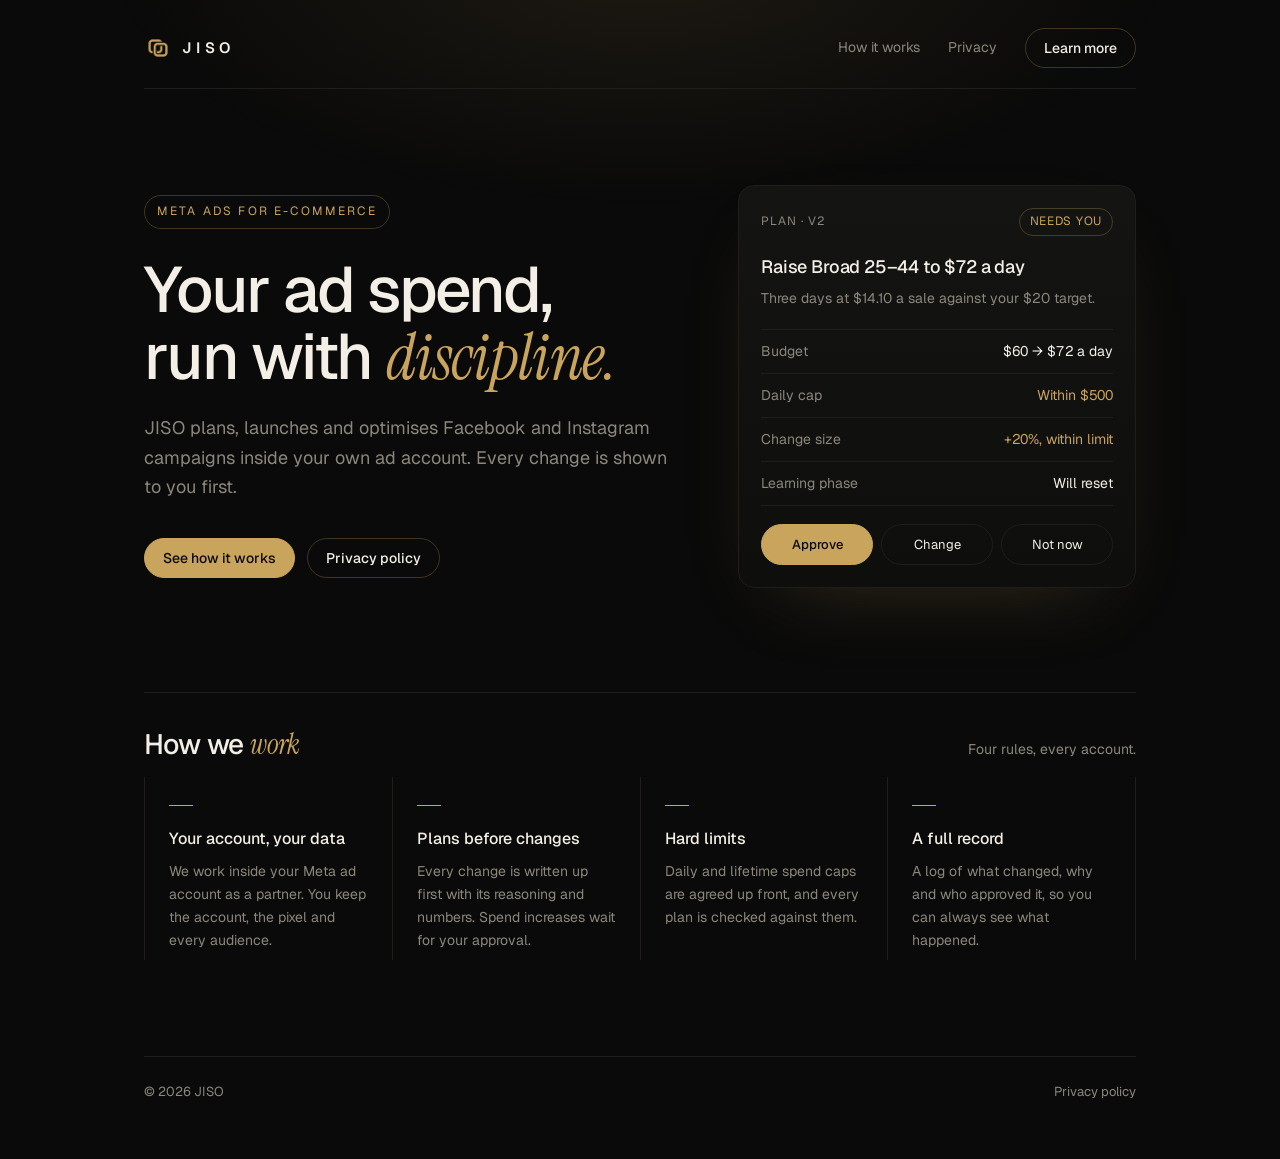
<file: index.html>
<!doctype html>
<html lang="en">
<head>
<meta charset="utf-8">
<meta name="viewport" content="width=device-width, initial-scale=1, viewport-fit=cover">
<title>JISO</title>
<meta name="description" content="JISO manages Meta ad campaigns for e-commerce brands.">
<meta name="theme-color" content="#0A0A0A">
<link rel="icon" href="logo.png?v=3">
<link rel="preconnect" href="https://fonts.googleapis.com">
<link rel="preconnect" href="https://fonts.gstatic.com" crossorigin>
<link rel="stylesheet" href="https://fonts.googleapis.com/css2?family=Geist:wght@400;500;600&family=Instrument+Serif:ital@1&display=swap">
<link rel="stylesheet" href="style.css?v=3">
</head>
<body>
<div class="wrap">
  <nav>
    <a class="brand" href="./"><img src="logo.png?v=3" alt="">JISO</a>
    <div class="links">
      <a class="hide-sm" href="#how">How it works</a>
      <a class="hide-sm" href="privacy.html">Privacy</a>
      <a class="btn" href="#how">Learn more</a>
    </div>
  </nav>

  <section class="hero">
    <div>
      <span class="eyebrow">Meta ads for e-commerce</span>
      <h1>Your ad spend, run with <em>discipline.</em></h1>
      <p class="lede">JISO plans, launches and optimises Facebook and Instagram campaigns inside your own ad account. Every change is shown to you first.</p>
      <div class="cta">
        <a class="btn gold" href="#how">See how it works</a>
        <a class="btn" href="privacy.html">Privacy policy</a>
      </div>
    </div>

    <div class="plan" aria-label="Example of a plan a client approves">
      <div class="top"><span>Plan · v2</span><span class="pill">Needs you</span></div>
      <h3>Raise Broad 25–44 to $72 a day</h3>
      <p>Three days at $14.10 a sale against your $20 target.</p>
      <div class="rows">
        <div><span>Budget</span><span>$60 → $72 a day</span></div>
        <div><span>Daily cap</span><span class="ok">Within $500</span></div>
        <div><span>Change size</span><span class="ok">+20%, within limit</span></div>
        <div><span>Learning phase</span><span>Will reset</span></div>
      </div>
      <div class="actions"><span>Approve</span><span>Change</span><span>Not now</span></div>
    </div>
  </section>

  <section id="how">
    <div class="section-head">
      <h2>How we <em>work</em></h2>
      <p>Four rules, every account.</p>
    </div>
    <div class="features">
      <div class="feature"><h3>Your account, your data</h3><p>We work inside your Meta ad account as a partner. You keep the account, the pixel and every audience.</p></div>
      <div class="feature"><h3>Plans before changes</h3><p>Every change is written up first with its reasoning and numbers. Spend increases wait for your approval.</p></div>
      <div class="feature"><h3>Hard limits</h3><p>Daily and lifetime spend caps are agreed up front, and every plan is checked against them.</p></div>
      <div class="feature"><h3>A full record</h3><p>A log of what changed, why and who approved it, so you can always see what happened.</p></div>
    </div>
  </section>

  <footer>
    <span>© 2026 JISO</span>
    <a href="privacy.html">Privacy policy</a>
  </footer>
</div>
</body>
</html>
</file>
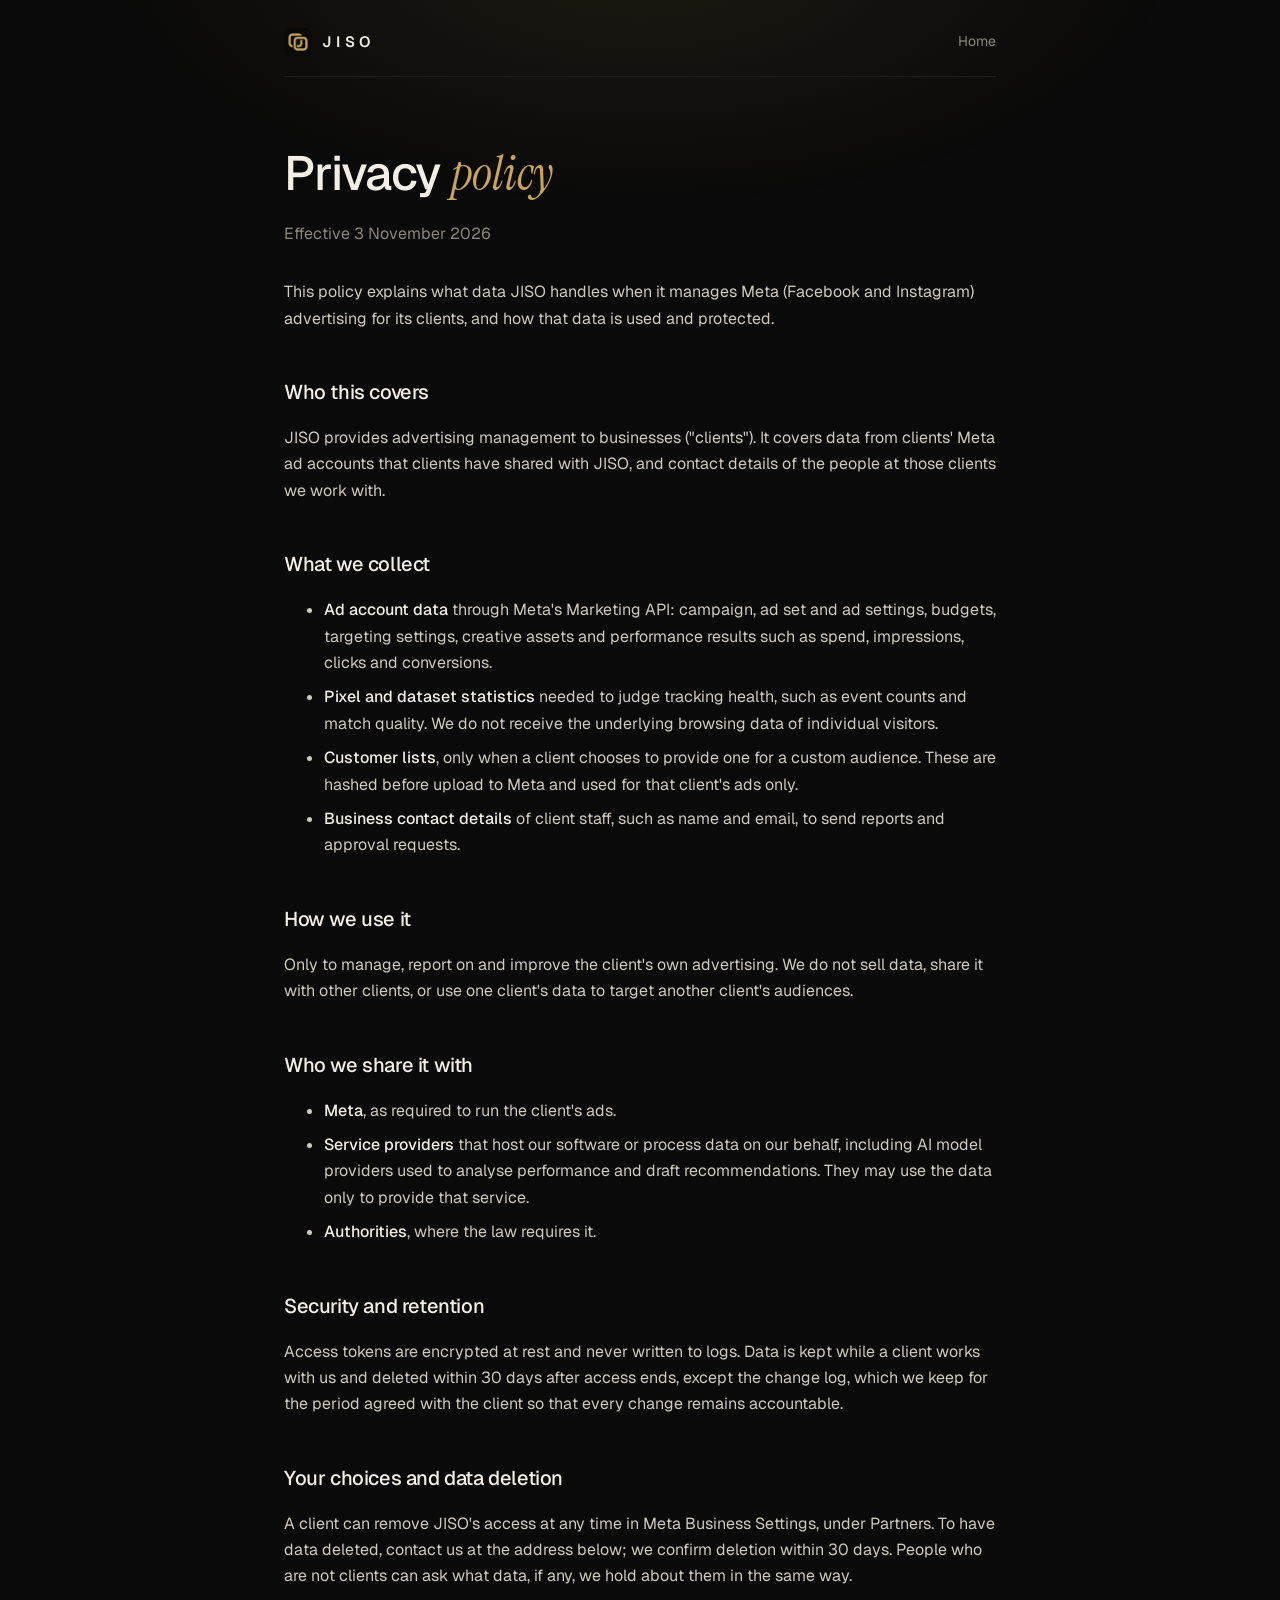
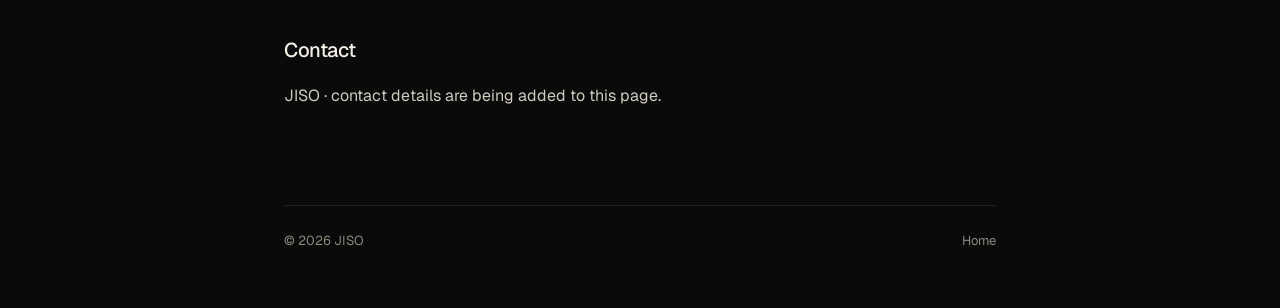
<file: privacy.html>
<!doctype html>
<html lang="en">
<head>
<meta charset="utf-8">
<meta name="viewport" content="width=device-width, initial-scale=1, viewport-fit=cover">
<title>JISO Privacy Policy</title>
<link rel="icon" href="logo.png?v=3">
<link rel="preconnect" href="https://fonts.googleapis.com">
<link rel="preconnect" href="https://fonts.gstatic.com" crossorigin>
<link rel="stylesheet" href="https://fonts.googleapis.com/css2?family=Geist:wght@400;500;600&family=Instrument+Serif:ital@1&display=swap">
<link rel="stylesheet" href="style.css?v=3">
</head>
<body>
<div class="wrap doc">
  <nav>
    <a class="brand" href="./"><img src="logo.png?v=3" alt="">JISO</a>
    <div class="links"><a href="./">Home</a></div>
  </nav>

  <h1>Privacy <em>policy</em></h1>
  <p class="meta">Effective 3 November 2026</p>

  <p>This policy explains what data JISO handles when it manages Meta (Facebook and Instagram) advertising for its clients, and how that data is used and protected.</p>

  <h2>Who this covers</h2>
  <p>JISO provides advertising management to businesses ("clients"). It covers data from clients' Meta ad accounts that clients have shared with JISO, and contact details of the people at those clients we work with.</p>

  <h2>What we collect</h2>
  <ul>
    <li><strong>Ad account data</strong> through Meta's Marketing API: campaign, ad set and ad settings, budgets, targeting settings, creative assets and performance results such as spend, impressions, clicks and conversions.</li>
    <li><strong>Pixel and dataset statistics</strong> needed to judge tracking health, such as event counts and match quality. We do not receive the underlying browsing data of individual visitors.</li>
    <li><strong>Customer lists</strong>, only when a client chooses to provide one for a custom audience. These are hashed before upload to Meta and used for that client's ads only.</li>
    <li><strong>Business contact details</strong> of client staff, such as name and email, to send reports and approval requests.</li>
  </ul>

  <h2>How we use it</h2>
  <p>Only to manage, report on and improve the client's own advertising. We do not sell data, share it with other clients, or use one client's data to target another client's audiences.</p>

  <h2>Who we share it with</h2>
  <ul>
    <li><strong>Meta</strong>, as required to run the client's ads.</li>
    <li><strong>Service providers</strong> that host our software or process data on our behalf, including AI model providers used to analyse performance and draft recommendations. They may use the data only to provide that service.</li>
    <li><strong>Authorities</strong>, where the law requires it.</li>
  </ul>

  <h2>Security and retention</h2>
  <p>Access tokens are encrypted at rest and never written to logs. Data is kept while a client works with us and deleted within 30 days after access ends, except the change log, which we keep for the period agreed with the client so that every change remains accountable.</p>

  <h2>Your choices and data deletion</h2>
  <p>A client can remove JISO's access at any time in Meta Business Settings, under Partners. To have data deleted, contact us at the address below; we confirm deletion within 30 days. People who are not clients can ask what data, if any, we hold about them in the same way.</p>

  <h2>Contact</h2>
  <p>JISO · contact details are being added to this page.</p>

  <footer>
    <span>© 2026 JISO</span>
    <a href="./">Home</a>
  </footer>
</div>
</body>
</html>
</file>
<file: style.css>
/* Black and gold, minimal. One serif italic accent; everything else a clean sans. Gold is used sparingly: hairlines, one word, one button. */
:root{
  --bg:#0A0A0A; --raise:#111110; --line:#1F1E1B; --line-gold:rgba(201,164,92,.28);
  --ink:#F3EFE6; --soft:#CFCABF; --muted:#8C877C; --gold:#C9A45C; --gold-hi:#E2C487; --on-gold:#0A0A0A;
  --sans:"Geist",system-ui,-apple-system,"Segoe UI",sans-serif;
  --serif:"Instrument Serif",Georgia,"Times New Roman",serif;
}
*{box-sizing:border-box}
html,body{margin:0}
body{background:var(--bg);color:var(--ink);font-family:var(--sans);font-size:16px;line-height:1.65;-webkit-font-smoothing:antialiased}
body::before{content:"";position:fixed;inset:0;pointer-events:none;background:radial-gradient(60% 40% at 50% -5%,rgba(201,164,92,.10),transparent 70%)}
a{color:var(--gold);text-decoration:none}
a:hover{color:var(--gold-hi)}
:focus-visible{outline:1px solid var(--gold);outline-offset:4px;border-radius:4px}
.wrap{position:relative;max-width:1040px;margin:0 auto;padding-block:28px 56px;padding-left:max(24px,env(safe-area-inset-left,0px));padding-right:max(24px,env(safe-area-inset-right,0px))}

nav{display:flex;align-items:center;justify-content:space-between;gap:16px;padding-bottom:20px;border-bottom:1px solid var(--line)}
.brand{display:flex;align-items:center;gap:10px;color:var(--ink);font-weight:600;font-size:15px;letter-spacing:.32em}
.brand:hover{color:var(--ink)}
.brand img{width:28px;height:28px;border-radius:6px}
.links{display:flex;align-items:center;gap:28px;font-size:14px}
.links a{color:var(--muted)}
.links a:hover{color:var(--ink)}
.links a.btn{color:var(--ink)}
.btn{display:inline-flex;align-items:center;gap:8px;font:500 14px var(--sans);padding:10px 18px;border-radius:999px;border:1px solid var(--line-gold);color:var(--ink);transition:border-color .2s,background .2s}
.btn:hover{border-color:var(--gold);color:var(--ink)}
.btn.gold{background:var(--gold);border-color:var(--gold);color:var(--on-gold)}
.btn.gold:hover{background:var(--gold-hi);border-color:var(--gold-hi);color:var(--on-gold)}

.hero{display:grid;grid-template-columns:1.15fr .85fr;gap:56px;align-items:center;padding:96px 0 104px}
.hero > div{min-width:0}
.eyebrow{display:inline-block;font-size:12px;letter-spacing:.18em;text-transform:uppercase;color:var(--gold);border:1px solid var(--line-gold);border-radius:999px;padding:6px 12px;margin-bottom:28px}
h1{font-weight:500;font-size:clamp(40px,6vw,64px);line-height:1.04;letter-spacing:-.035em;margin:0 0 22px;text-wrap:balance}
h1 em{font-family:var(--serif);font-style:italic;font-weight:400;letter-spacing:-.01em;color:var(--gold)}
.lede{font-size:18px;color:var(--muted);max-width:46ch;margin:0 0 36px}
.cta{display:flex;flex-wrap:wrap;gap:12px}

/* Product card: what a client sees before anything changes. */
.plan{background:linear-gradient(180deg,#141412,#0E0E0D);border:1px solid var(--line);border-radius:16px;padding:22px;box-shadow:0 30px 80px -40px rgba(201,164,92,.25)}
.plan .top{display:flex;justify-content:space-between;align-items:center;font-size:12px;color:var(--muted);letter-spacing:.08em;text-transform:uppercase}
.pill{color:var(--gold);border:1px solid var(--line-gold);border-radius:999px;padding:3px 10px;letter-spacing:.06em}
.plan h3{font-weight:500;font-size:18px;letter-spacing:-.01em;margin:16px 0 6px}
.plan p{margin:0 0 18px;color:var(--muted);font-size:14px}
.rows{border-top:1px solid var(--line)}
.rows div{display:flex;justify-content:space-between;gap:12px;padding:10px 0;border-bottom:1px solid var(--line);font-size:14px}
.rows span:first-child{color:var(--muted)}
.rows span:last-child{font-variant-numeric:tabular-nums;text-align:right}
.rows .ok{color:var(--gold)}
.actions{display:flex;gap:8px;margin-top:18px}
.actions span{flex:1;text-align:center;font-size:13px;padding:9px 0;border-radius:999px;border:1px solid var(--line)}
.actions span:first-child{background:var(--gold);border-color:var(--gold);color:var(--on-gold);font-weight:500}

.section-head{display:flex;flex-wrap:wrap;justify-content:space-between;align-items:baseline;gap:8px 16px;border-top:1px solid var(--line);padding-top:28px;margin-bottom:8px}
h2{font-weight:500;font-size:28px;letter-spacing:-.02em;margin:0}
h2 em{font-family:var(--serif);font-style:italic;font-weight:400;color:var(--gold)}
.section-head p{margin:0;color:var(--muted);font-size:14px}
.features{display:grid;grid-template-columns:repeat(4,1fr);border-left:1px solid var(--line)}
.feature{padding:28px 24px 8px;border-right:1px solid var(--line);min-width:0}
.feature::before{content:"";display:block;width:24px;height:1px;background:var(--gold);margin-bottom:20px}
.feature h3{font-weight:500;font-size:16px;margin:0 0 8px}
.feature p{margin:0;color:var(--muted);font-size:14px}

footer{margin-top:96px;padding-top:24px;border-top:1px solid var(--line);color:var(--muted);font-size:13px;display:flex;flex-wrap:wrap;justify-content:space-between;gap:12px}
footer a{color:var(--muted)}
footer a:hover{color:var(--ink)}

/* Privacy page */
.doc{max-width:760px}
.doc h1{font-size:clamp(36px,5vw,48px);margin-top:72px}
.doc .meta{color:var(--muted);margin:0 0 32px}
.doc h2{font-size:20px;margin:44px 0 10px}
.doc p,.doc li{color:var(--soft)}
.doc strong{color:var(--ink);font-weight:500}
.doc li{margin-bottom:8px}

@media (max-width:860px){
  .hero{grid-template-columns:1fr;padding:64px 0 72px;gap:40px}
  .features{grid-template-columns:repeat(2,1fr)}
  .feature{border-bottom:1px solid var(--line);padding-bottom:24px}
}
@media (max-width:520px){
  .features{grid-template-columns:1fr}
  .links .hide-sm{display:none}
}
@media (prefers-reduced-motion:reduce){.btn{transition:none}}
</file>
